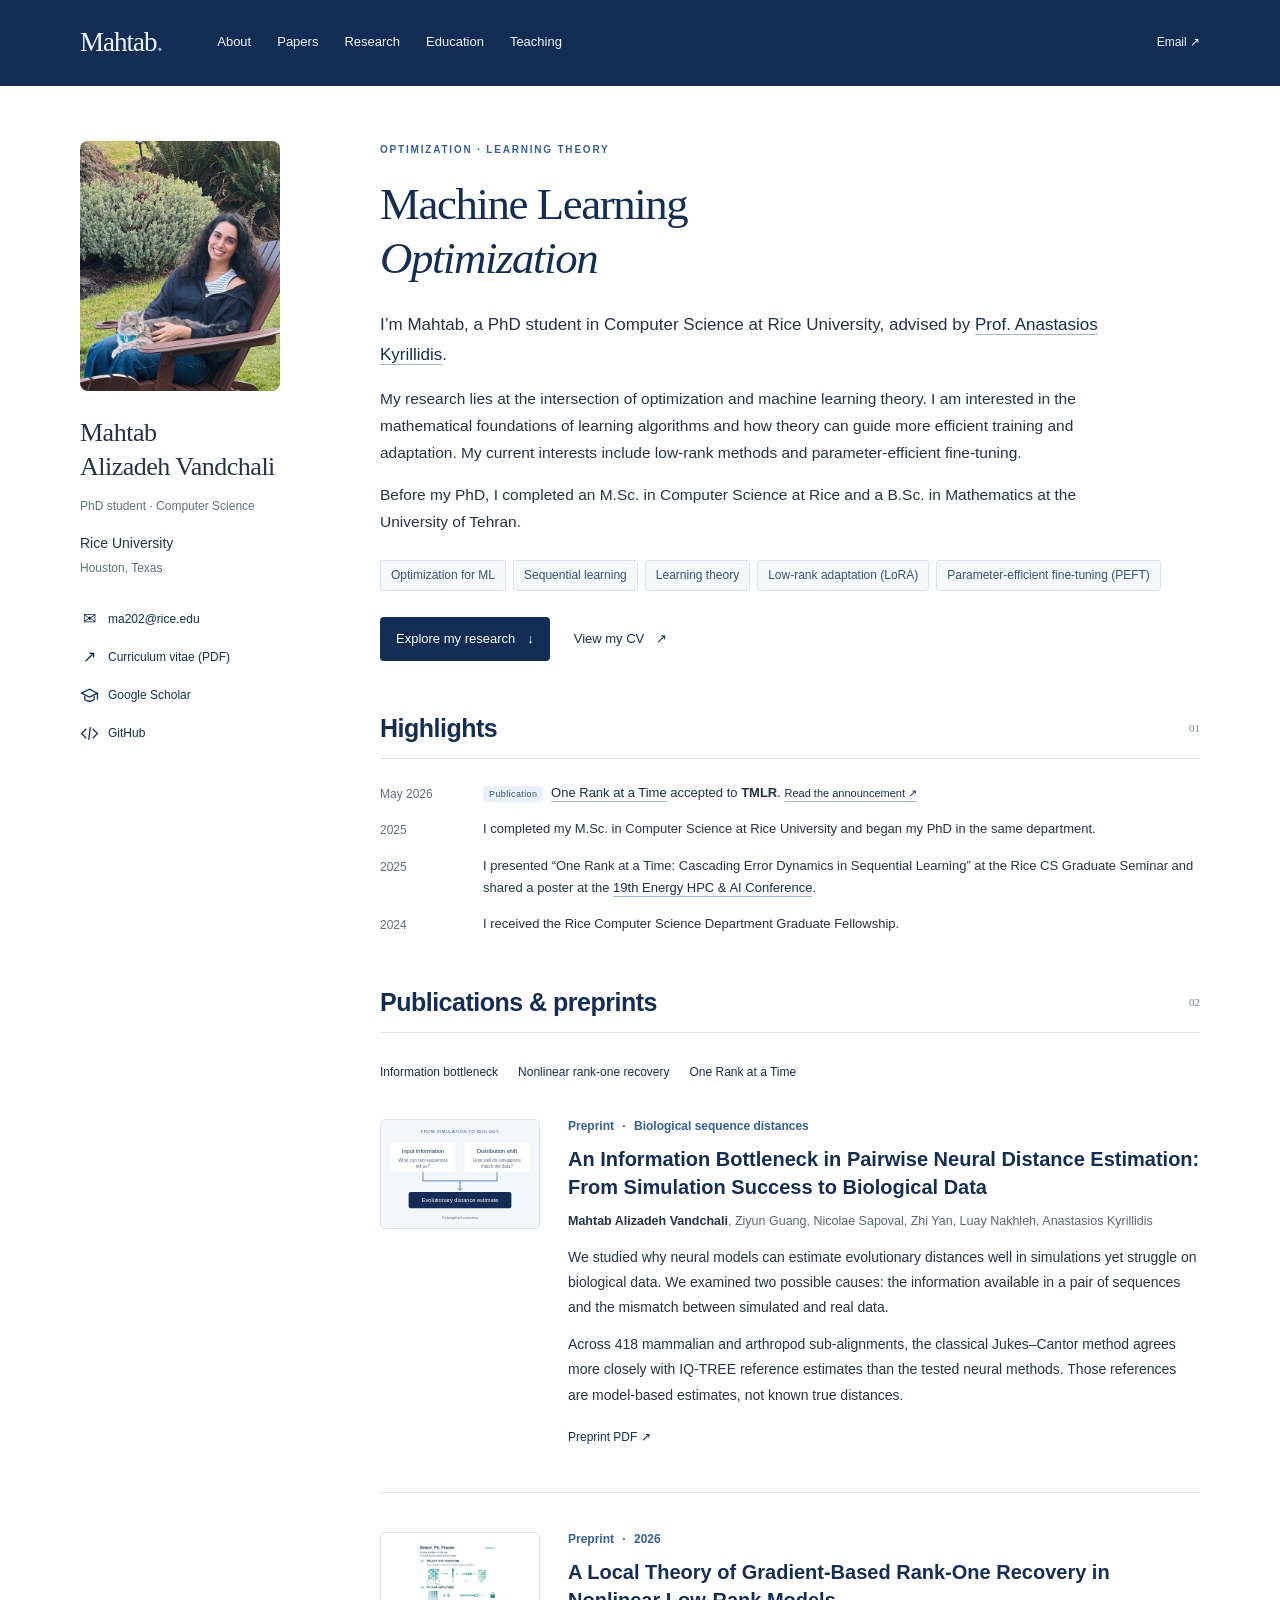
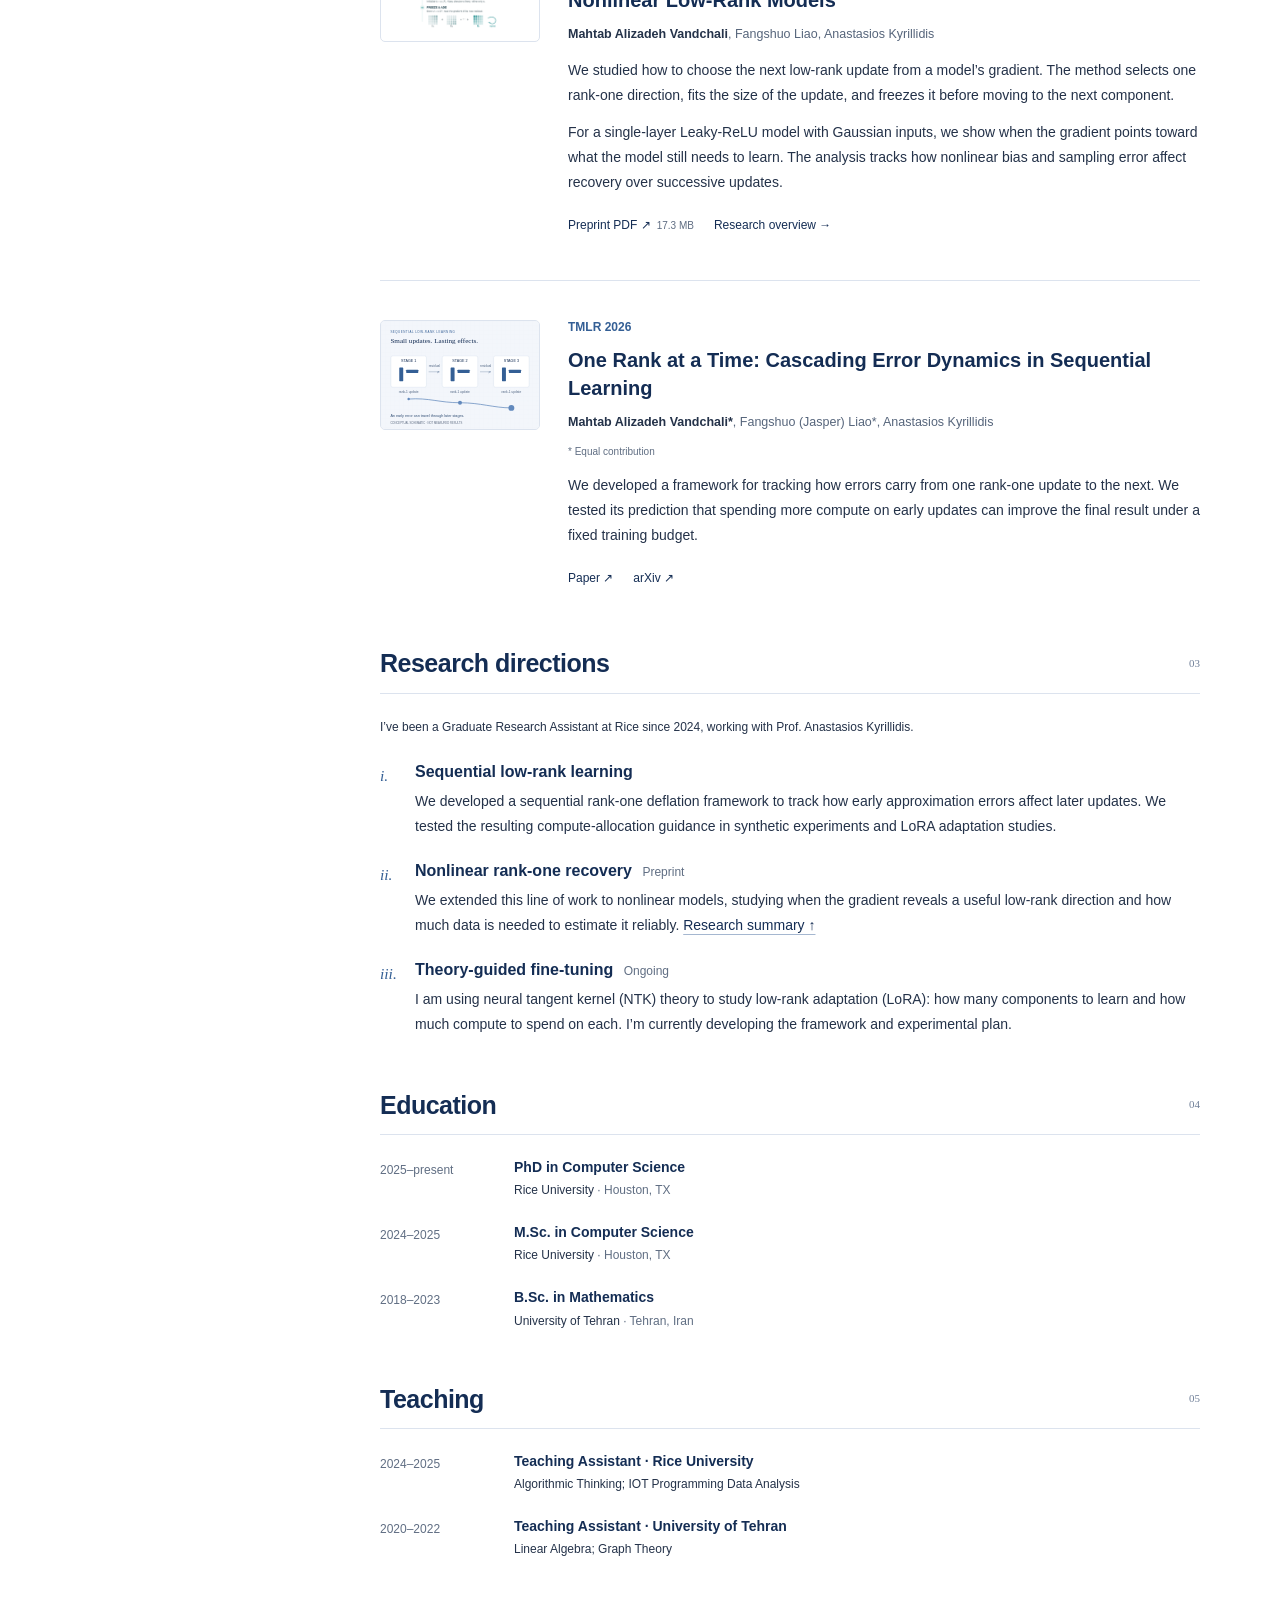
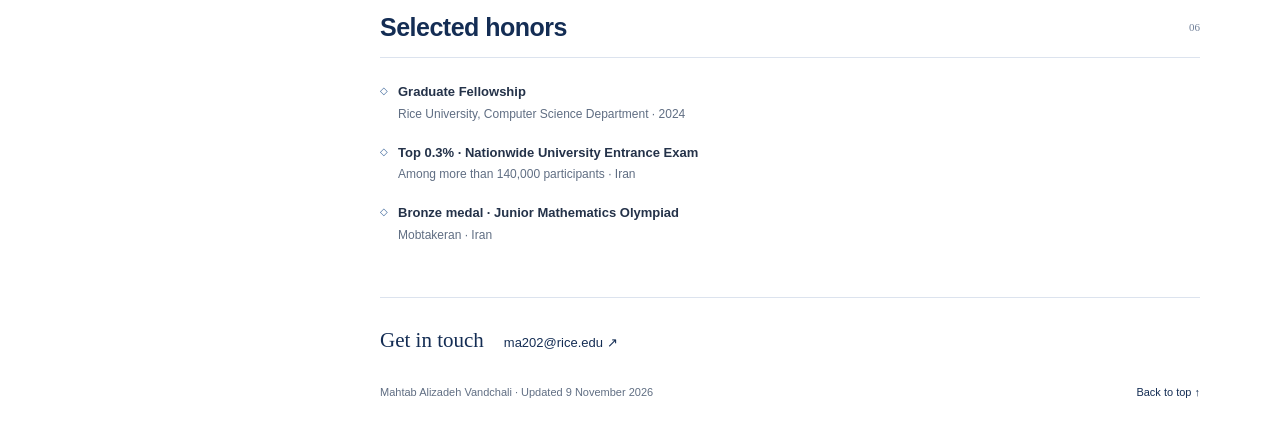
<file: index.html>
<!doctype html>
<html lang="en">
<head>
<meta charset="utf-8"><meta name="viewport" content="width=device-width, initial-scale=1">
<meta name="description" content="Mahtab Alizadeh Vandchali, Computer Science PhD student at Rice University. Optimization, sequential low-rank learning, and theory-guided fine-tuning.">
<meta name="theme-color" content="#142d54"><title>Mahtab Alizadeh Vandchali · Rice University</title>
<link rel="icon" href="assets/favicon.svg" type="image/svg+xml"><link rel="stylesheet" href="style.css?v=20261109-refined-1"><script src="script.js?v=20261109-refined-1" defer></script>
<meta name="site-revision" content="20261109-refined-1">
<link rel="canonical" href="https://mahiav.github.io/">
</head>
<body>
<a class="skip-link" href="#main">Skip to content</a>
<header class="masthead">
<div class="nav-wrap"><a class="wordmark" href="#about">Mahtab<span>.</span></a>
<nav aria-label="Main navigation"><a href="#about">About</a><a href="#publications">Papers</a><a href="#research">Research</a><a href="#education">Education</a><a href="#teaching">Teaching</a>
</nav><a class="nav-contact" href="mailto:ma202@rice.edu">Email ↗</a>
</div>
</header>
<div class="page-layout">
<aside class="profile" aria-label="Profile and contact">
<div class="profile-portrait"><img src="assets/profile.jpg" width="960" height="1280" alt="Mahtab Alizadeh Vandchali" fetchpriority="high"></div>
<p class="profile-name">Mahtab<br>Alizadeh Vandchali
</p>
<p class="profile-role">PhD student · Computer Science
</p>
<p class="affiliation">Rice University<br><span>Houston, Texas</span>
</p>
<div class="profile-links">
  <a href="mailto:ma202@rice.edu"><span class="link-icon" aria-hidden="true">✉</span>ma202@rice.edu</a>
  <a href="assets/Mahtab_Alizadeh_Vandchali_CV.pdf"><span class="link-icon" aria-hidden="true">↗</span>Curriculum vitae (PDF)</a>
</div>
<div class="social-links" aria-label="Academic and professional profiles">
  <a href="https://scholar.google.com/citations?user=aOYgOOAAAAAJ&amp;hl=en" data-profile="scholar"><svg class="link-icon" viewBox="0 0 24 24" fill="none" stroke="currentColor" stroke-width="1.6" aria-hidden="true"><path d="m2 9 10-5 10 5-10 5-10-5Zm4 2v6c4 3 8 3 12 0v-6M22 9v8"/></svg>Google Scholar</a>
  <a href="https://github.com/MahiAV" data-profile="github"><svg class="link-icon" viewBox="0 0 24 24" fill="none" stroke="currentColor" stroke-width="1.6" aria-hidden="true"><path d="m8 6-6 6 6 6m8-12 6 6-6 6m-3-14-2 16"/></svg>GitHub</a>
</div>
</aside>
<main id="main" tabindex="-1">
<section id="about" class="intro section">
<p class="eyebrow">OPTIMIZATION · LEARNING THEORY
</p>
<h1>Machine Learning<br><em>Optimization</em>
</h1>
<p class="lead">I’m Mahtab, a PhD student in Computer Science at Rice University, advised by <a href="https://akyrillidis.github.io/">Prof. Anastasios Kyrillidis</a>.
</p>
<p>My research lies at the intersection of optimization and machine learning theory. I am interested in the mathematical foundations of learning algorithms and how theory can guide more efficient training and adaptation. My current interests include low-rank methods and parameter-efficient fine-tuning.
</p>
<p>Before my PhD, I completed an M.Sc. in Computer Science at Rice and a B.Sc. in Mathematics at the University of Tehran.
</p>
<ul class="topic-list" aria-label="Research interests">
<li>Optimization for ML
</li>
<li>Sequential learning
</li>
<li>Learning theory
</li>
<li>Low-rank adaptation (LoRA)
</li>
<li>Parameter-efficient fine-tuning (PEFT)
</li>
</ul>
<div class="intro-actions" aria-label="Explore my work">
  <a class="primary-action" href="#publications">Explore my research <span aria-hidden="true">↓</span></a>
  <a href="assets/Mahtab_Alizadeh_Vandchali_CV.pdf">View my CV <span aria-hidden="true">↗</span></a>
</div>
</section>
<section id="news" class="section">
<div class="section-heading">
<h2>Highlights
</h2><span aria-hidden="true">01</span>
</div>
<div class="news-row"><time datetime="2026-05">May 2026</time>
<p><span class="status">Publication</span> <a href="https://openreview.net/forum?id=EG7XJANxhX">One Rank at a Time</a> accepted to <strong>TMLR</strong>. <a class="subtle-link" href="https://akyrillidis.github.io/2026/05/25/one-rank-at-a-time-blog.html">Read the announcement ↗</a>
</p>
</div>
<div class="news-row"><span class="date">2025</span>
<p>I completed my M.Sc. in Computer Science at Rice University and began my PhD in the same department.</p>
</div>
<div class="news-row"><span class="date">2025</span>
<p>I presented “One Rank at a Time: Cascading Error Dynamics in Sequential Learning” at the Rice CS Graduate Seminar and shared a poster at the <a href="https://kenkennedy.rice.edu/sites/g/files/bxs4646/files/inline-files/2025-EHPCC-FINAL.pdf">19th Energy HPC &amp; AI Conference</a>.
</p>
</div>
<div class="news-row"><span class="date">2024</span>
<p>I received the Rice Computer Science Department Graduate Fellowship.
</p>
</div>
</section>
<section id="publications" class="section">
<div class="section-heading">
<h2>Publications &amp; preprints
</h2><span aria-hidden="true">02</span>
</div>
<nav class="paper-index" aria-label="Paper index">
  <a href="#information-bottleneck-preprint">Information bottleneck</a>
  <a href="#nonlinear-preprint">Nonlinear rank-one recovery</a>
  <a href="#one-rank-at-a-time">One Rank at a Time</a>
</nav>
<article class="publication preprint" id="information-bottleneck-preprint" aria-labelledby="information-bottleneck-title">
  <a class="paper-thumbnail" href="assets/papers/information-bottleneck.pdf" aria-label="Read the information bottleneck preprint PDF">
    <img src="assets/information-bottleneck.svg" width="640" height="440" loading="lazy" alt="Conceptual diagram: pairwise sequence information and a mismatch between simulated and biological data both affect evolutionary distance estimates.">
  </a>
  <div class="paper-info">
    <p class="venue">Preprint <span>·</span> Biological sequence distances</p>
    <h3 id="information-bottleneck-title"><a href="assets/papers/information-bottleneck.pdf">An Information Bottleneck in Pairwise Neural Distance Estimation: From Simulation Success to Biological Data</a></h3>
    <p class="authors"><strong>Mahtab Alizadeh Vandchali</strong>, Ziyun Guang, Nicolae Sapoval, Zhi Yan, Luay Nakhleh, Anastasios Kyrillidis</p>
    <p class="paper-summary">We studied why neural models can estimate evolutionary distances well in simulations yet struggle on biological data. We examined two possible causes: the information available in a pair of sequences and the mismatch between simulated and real data.</p>
    <p class="paper-summary">Across 418 mammalian and arthropod sub-alignments, the classical Jukes–Cantor method agrees more closely with IQ-TREE reference estimates than the tested neural methods. Those references are model-based estimates, not known true distances.</p>
    <div class="paper-links">
      <a href="assets/papers/information-bottleneck.pdf">Preprint PDF ↗</a>
    </div>
  </div>
</article>
<article class="publication preprint" id="nonlinear-preprint" aria-labelledby="nonlinear-title">
  <a class="paper-thumbnail procedure-thumbnail" href="assets/papers/nonlinear-rank-one-recovery.pdf" aria-label="Read the local theory preprint PDF">
    <img src="assets/figures/rank-one-procedure.png" width="735" height="758" loading="lazy" alt="Rank-one recovery: select a direction from the gradient, fit a scalar amplitude, then freeze and add the update.">
  </a>
  <div class="paper-info">
    <p class="venue">Preprint <span>·</span> 2026</p>
    <h3 id="nonlinear-title"><a href="assets/papers/nonlinear-rank-one-recovery.pdf">A Local Theory of Gradient-Based Rank-One Recovery in Nonlinear Low-Rank Models</a></h3>
    <p class="authors"><strong>Mahtab Alizadeh Vandchali</strong>, Fangshuo Liao, Anastasios Kyrillidis</p>
    <p class="paper-summary">We studied how to choose the next low-rank update from a model’s gradient. The method selects one rank-one direction, fits the size of the update, and freezes it before moving to the next component.</p>
    <p class="paper-summary">For a single-layer Leaky-ReLU model with Gaussian inputs, we show when the gradient points toward what the model still needs to learn. The analysis tracks how nonlinear bias and sampling error affect recovery over successive updates.</p>
    <div class="paper-links">
      <a href="assets/papers/nonlinear-rank-one-recovery.pdf">Preprint PDF ↗ <span class="file-size">17.3 MB</span></a>
      <a href="nonlinear.html">Research overview →</a>
    </div>
  </div>
</article>
<article class="publication" id="one-rank-at-a-time"><a class="paper-thumbnail" href="https://arxiv.org/abs/2505.22602" aria-label="Read One Rank at a Time on arXiv"><img src="assets/rank-cascade.svg" width="640" height="440" alt="Three sequential rank-1 updates: an early error carries into later residuals."></a>
<div class="paper-info">
<p class="venue">TMLR 2026
</p>
<h3><a href="https://openreview.net/forum?id=EG7XJANxhX">One Rank at a Time: Cascading Error Dynamics in Sequential Learning</a>
</h3>
<p class="authors"><strong>Mahtab Alizadeh Vandchali*</strong>, Fangshuo (Jasper) Liao*, Anastasios Kyrillidis
</p>
<p class="contribution">* Equal contribution
</p>
<p class="paper-summary">We developed a framework for tracking how errors carry from one rank-one update to the next. We tested its prediction that spending more compute on early updates can improve the final result under a fixed training budget.
</p>
<div class="paper-links"><a href="https://openreview.net/forum?id=EG7XJANxhX">Paper ↗</a><a href="https://arxiv.org/abs/2505.22602">arXiv ↗</a>
</div>
</div>
</article>
</section>
<section id="research" class="section">
<div class="section-heading">
<h2>Research directions
</h2><span aria-hidden="true">03</span>
</div>
<p class="section-intro">I’ve been a Graduate Research Assistant at Rice since 2024, working with Prof. Anastasios Kyrillidis.
</p>
<div class="research-item"><span class="research-index">i.</span>
<div>
<h3>Sequential low-rank learning
</h3>
<p>We developed a sequential rank-one deflation framework to track how early approximation errors affect later updates. We tested the resulting compute-allocation guidance in synthetic experiments and LoRA adaptation studies.
</p>
</div>
</div>
<div class="research-item"><span class="research-index">ii.</span>
<div>
<h3>Nonlinear rank-one recovery <span class="work-status">Preprint</span>
</h3>
<p>We extended this line of work to nonlinear models, studying when the gradient reveals a useful low-rank direction and how much data is needed to estimate it reliably. <a href="#nonlinear-preprint">Research summary ↑</a>
</p>
</div>
</div>
<div class="research-item"><span class="research-index">iii.</span>
<div>
<h3>Theory-guided fine-tuning <span class="work-status">Ongoing</span>
</h3>
<p>I am using neural tangent kernel (NTK) theory to study low-rank adaptation (LoRA): how many components to learn and how much compute to spend on each. I’m currently developing the framework and experimental plan.
</p>
</div>
</div>
</section>
<section id="education" class="section">
<div class="section-heading">
<h2>Education
</h2><span aria-hidden="true">04</span>
</div>
<div class="timeline-row"><span class="date">2025–present</span>
<div>
<h3>PhD in Computer Science
</h3>
<p>Rice University <span class="muted">· Houston, TX</span>
</p>
</div>
</div>
<div class="timeline-row"><span class="date">2024–2025</span>
<div>
<h3>M.Sc. in Computer Science
</h3>
<p>Rice University <span class="muted">· Houston, TX</span>
</p>
</div>
</div>
<div class="timeline-row"><span class="date">2018–2023</span>
<div>
<h3>B.Sc. in Mathematics
</h3>
<p>University of Tehran <span class="muted">· Tehran, Iran</span>
</p>
</div>
</div>
</section>
<section id="teaching" class="section">
<div class="section-heading">
<h2>Teaching
</h2><span aria-hidden="true">05</span>
</div>
<div class="timeline-row"><span class="date">2024–2025</span>
<div>
<h3>Teaching Assistant · Rice University
</h3>
<p>Algorithmic Thinking; IOT Programming Data Analysis
</p>
</div>
</div>
<div class="timeline-row"><span class="date">2020–2022</span>
<div>
<h3>Teaching Assistant · University of Tehran
</h3>
<p>Linear Algebra; Graph Theory
</p>
</div>
</div>
</section>
<section id="awards" class="section">
<div class="section-heading">
<h2>Selected honors
</h2><span aria-hidden="true">06</span>
</div>
<ul class="honors">
<li><strong>Graduate Fellowship</strong><span>Rice University, Computer Science Department · 2024</span>
</li>
<li><strong>Top 0.3% · Nationwide University Entrance Exam</strong><span>Among more than 140,000 participants · Iran</span>
</li>
<li><strong>Bronze medal · Junior Mathematics Olympiad</strong><span>Mobtakeran · Iran</span>
</li>
</ul>
</section>
<footer>
  <p class="footer-contact">Get in touch <a href="mailto:ma202@rice.edu">ma202@rice.edu <span aria-hidden="true">↗</span></a></p>
  <div class="footer-meta"><span>Mahtab Alizadeh Vandchali · Updated <time datetime="2026-11-09">9 November 2026</time></span><a href="#about">Back to top ↑</a></div>
</footer>
</main>
</div>
</body>
</html>
</file>
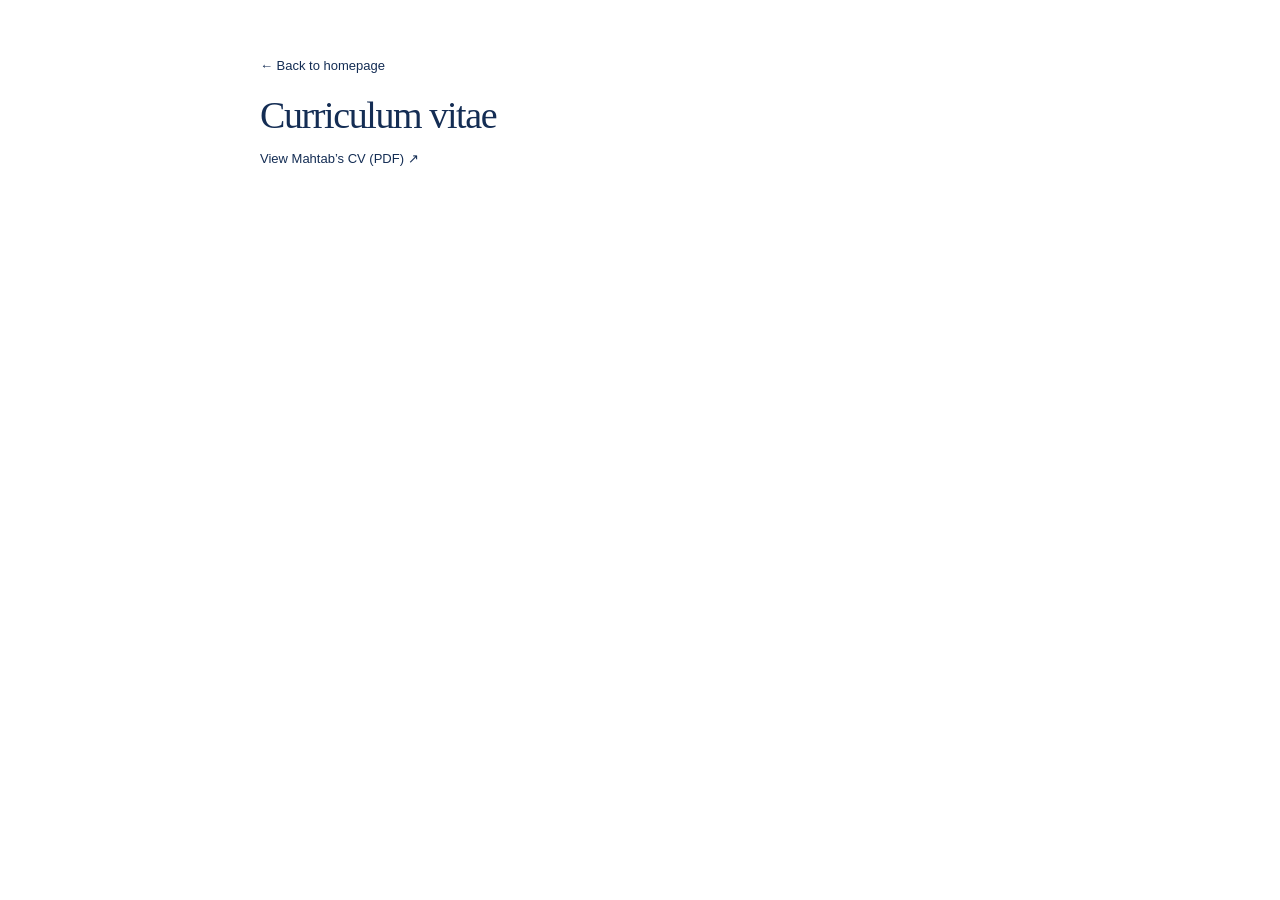
<file: cv.html>
<!doctype html>
<html lang="en">
<head>
  <meta charset="utf-8">
  <meta name="viewport" content="width=device-width, initial-scale=1">
  <meta http-equiv="refresh" content="0; url=assets/Mahtab_Alizadeh_Vandchali_CV.pdf">
  <meta name="theme-color" content="#142d54">
  <meta name="description" content="Download Mahtab Alizadeh Vandchali’s original curriculum vitae.">
  <title>Curriculum vitae · Mahtab Alizadeh Vandchali</title>
  <link rel="icon" href="assets/favicon.svg" type="image/svg+xml">
  <link rel="stylesheet" href="style.css?v=20261107-navy-1">
  <meta name="site-revision" content="20261107-navy-1">
</head>
<body>
  <main class="cv-page">
    <p><a href="index.html">← Back to homepage</a></p>
    <h1>Curriculum vitae</h1>
    <p><a href="assets/Mahtab_Alizadeh_Vandchali_CV.pdf">View Mahtab’s CV (PDF) ↗</a></p>
  </main>
</body>
</html>
</file>
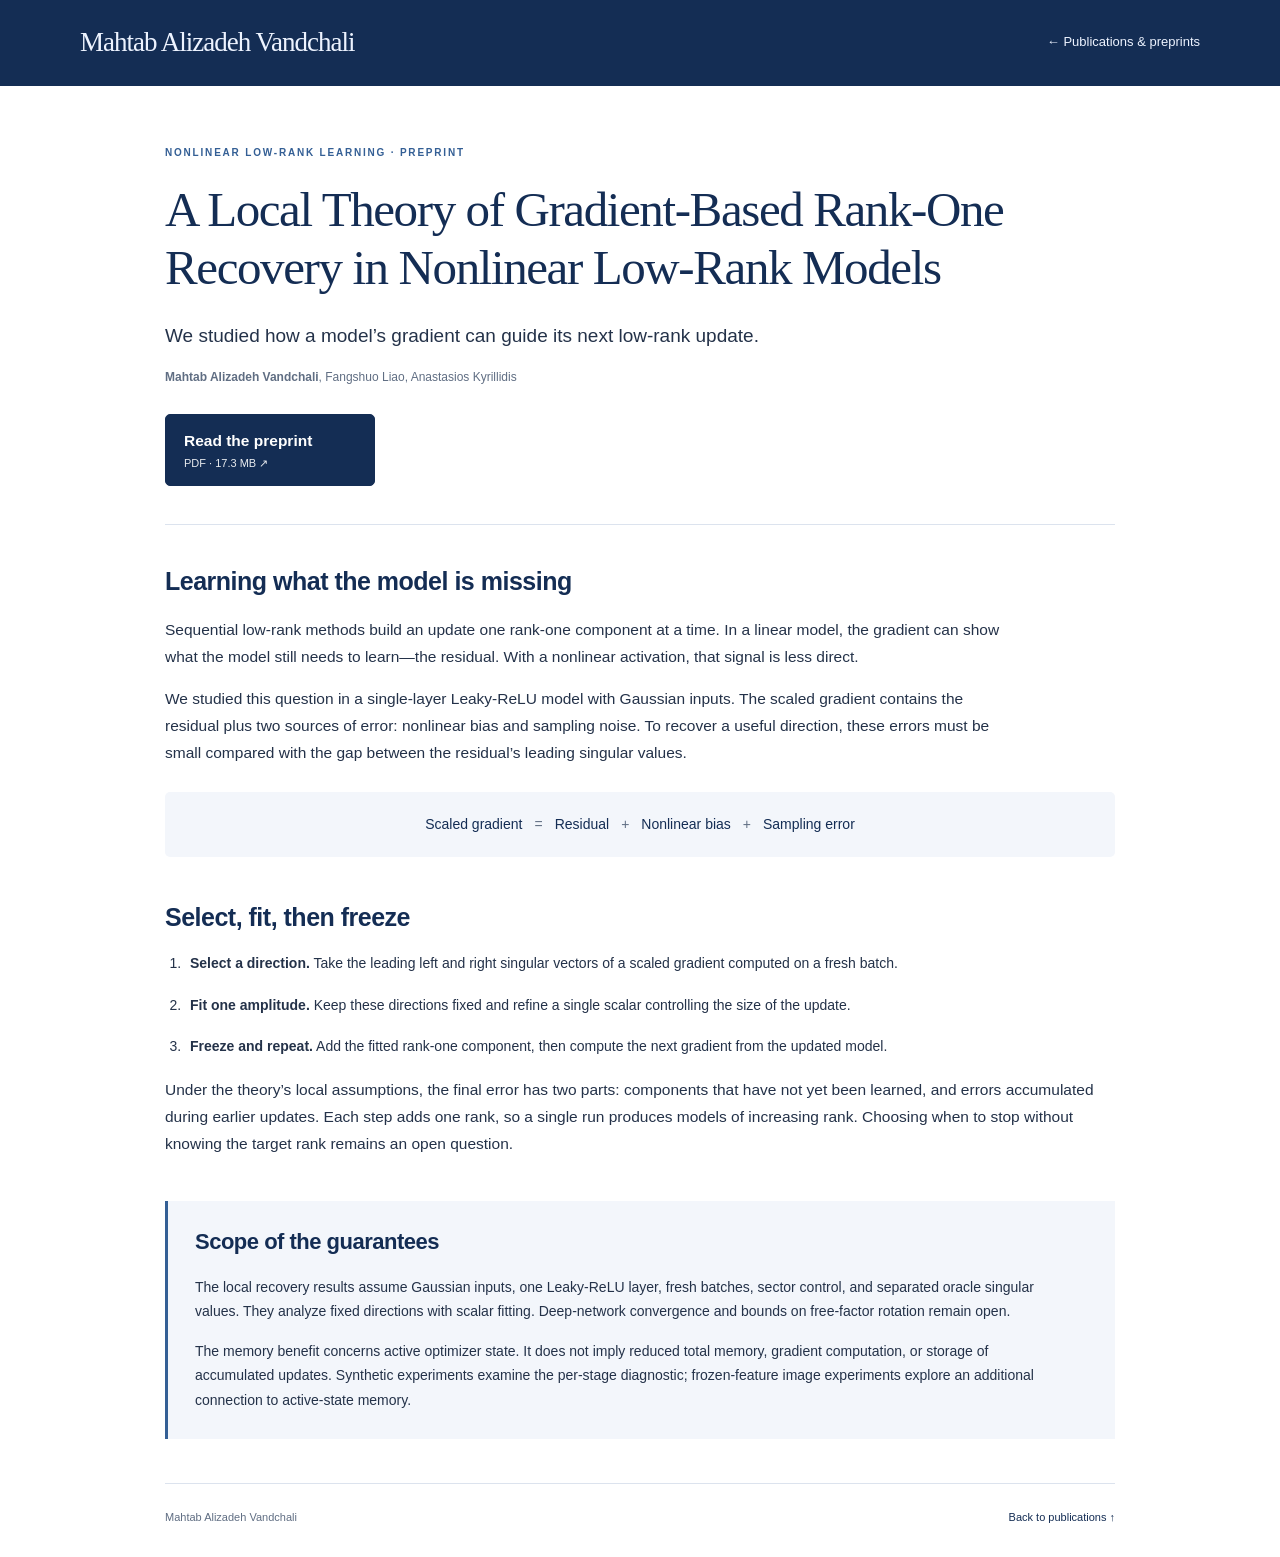
<file: nonlinear.html>
<!doctype html>
<html lang="en">
<head>
  <meta charset="utf-8">
  <meta name="viewport" content="width=device-width, initial-scale=1">
  <meta name="description" content="Local gradient-based rank-one recovery in nonlinear low-rank models. Research overview and manuscript PDF.">
  <meta name="theme-color" content="#142d54">
  <title>Nonlinear rank-one recovery · Mahtab Alizadeh Vandchali</title>
  <link rel="icon" href="assets/favicon.svg" type="image/svg+xml">
  <link rel="stylesheet" href="style.css?v=20261109-refined-1">
  <link rel="stylesheet" href="nonlinear.css?v=20261107-academic-2">
<meta name="site-revision" content="20261107-academic-2">
<link rel="canonical" href="https://mahiav.github.io/nonlinear.html">
</head>
<body>
<a class="skip-link" href="#main">Skip to content</a>
<header class="masthead">
  <div class="nav-wrap"><a class="wordmark" href="index.html">Mahtab Alizadeh Vandchali</a><a class="research-back" href="index.html#publications">← Publications &amp; preprints</a></div>
</header>
<main class="research-page" id="main" tabindex="-1">
  <header class="research-header">
    <p class="eyebrow">NONLINEAR LOW-RANK LEARNING · PREPRINT</p>
    <h1>A Local Theory of Gradient-Based Rank-One Recovery in Nonlinear Low-Rank Models</h1>
    <p class="research-deck">We studied how a model’s gradient can guide its next low-rank update.</p>
    <p class="research-meta"><strong>Mahtab Alizadeh Vandchali</strong>, Fangshuo Liao, Anastasios Kyrillidis</p>
    <div class="research-downloads">
      <a href="assets/papers/nonlinear-rank-one-recovery.pdf">Read the preprint <span>PDF · 17.3 MB ↗</span></a>
    </div>
  </header>
  <section class="research-section" aria-labelledby="question-title">
    <h2 id="question-title">Learning what the model is missing</h2>
    <p>Sequential low-rank methods build an update one rank-one component at a time. In a linear model, the gradient can show what the model still needs to learn—the residual. With a nonlinear activation, that signal is less direct.</p>
    <p>We studied this question in a single-layer Leaky-ReLU model with Gaussian inputs. The scaled gradient contains the residual plus two sources of error: nonlinear bias and sampling noise. To recover a useful direction, these errors must be small compared with the gap between the residual’s leading singular values.</p>
    <div class="research-equation" aria-label="Scaled gradient equals residual plus nonlinear bias plus sampling error">
      <span>Scaled gradient</span><b aria-hidden="true">=</b><span>Residual</span><b aria-hidden="true">+</b><span>Nonlinear bias</span><b aria-hidden="true">+</b><span>Sampling error</span>
    </div>
  </section>
  <section class="research-section" aria-labelledby="method-title">
    <div>
      <h2 id="method-title">Select, fit, then freeze</h2>
      <ol class="method-steps">
        <li><strong>Select a direction.</strong> Take the leading left and right singular vectors of a scaled gradient computed on a fresh batch.</li>
        <li><strong>Fit one amplitude.</strong> Keep these directions fixed and refine a single scalar controlling the size of the update.</li>
        <li><strong>Freeze and repeat.</strong> Add the fitted rank-one component, then compute the next gradient from the updated model.</li>
      </ol>
      <p>Under the theory’s local assumptions, the final error has two parts: components that have not yet been learned, and errors accumulated during earlier updates. Each step adds one rank, so a single run produces models of increasing rank. Choosing when to stop without knowing the target rank remains an open question.</p>
    </div>
  </section>
  <section class="research-section scope-note" aria-labelledby="scope-title">
    <h2 id="scope-title">Scope of the guarantees</h2>
    <p>The local recovery results assume Gaussian inputs, one Leaky-ReLU layer, fresh batches, sector control, and separated oracle singular values. They analyze fixed directions with scalar fitting. Deep-network convergence and bounds on free-factor rotation remain open.</p>
    <p>The memory benefit concerns active optimizer state. It does not imply reduced total memory, gradient computation, or storage of accumulated updates. Synthetic experiments examine the per-stage diagnostic; frozen-feature image experiments explore an additional connection to active-state memory.</p>
  </section>
  <footer><div class="footer-meta"><span>Mahtab Alizadeh Vandchali</span><a href="index.html#publications">Back to publications ↑</a></div></footer>
</main>
</body>
</html>
</file>
<file: style.css>
:root {
  --ink: #243249;
  --muted: #606e83;
  --accent: #142d54;
  --blue: #345f95;
  --line: #dce3ee;
  --soft: #f3f6fb;
  --serif: Georgia, 'Times New Roman', serif;
}
* { box-sizing: border-box; }
html { scroll-behavior: smooth; scroll-padding-top: 108px; }
body { margin: 0; background: #fff; color: var(--ink); font-family: -apple-system, BlinkMacSystemFont, 'Segoe UI', sans-serif; font-size: 15.5px; line-height: 1.75; }
a { color: var(--accent); text-decoration: none; text-underline-offset: 4px; }
a:hover { text-decoration: underline; }
.intro p a, .news-row p a, .research-item p a { text-decoration: underline; text-decoration-color: #a5b7d0; }
.intro p a:hover, .news-row p a:hover, .research-item p a:hover { text-decoration-color: currentColor; }
button { font: inherit; }
:focus-visible { outline: 3px solid #6289bd; outline-offset: 5px; }
p { margin: 0 0 15px; }
h1, h2, h3, h4 { line-height: 1.3; color: #142d54; }
h1 { font-family: var(--serif); font-weight: 400; font-size: clamp(32px, 3.5vw, 45px); line-height: 1.2; letter-spacing: -1.4px; margin: 0 0 25px; }
h1 em { font-weight: 400; color: var(--accent); }
h2 { font-size: 25px; letter-spacing: -.5px; font-weight: 600; margin: 0; }
h3 { font-size: 16px; margin: 0 0 6px; font-weight: 650; }
strong { font-weight: 600; }
.muted { color: var(--muted); }
[hidden] { display: none !important; }
.skip-link { position: fixed; left: 12px; top: -70px; background: var(--accent); color: white; padding: 10px 18px; z-index: 50; }
.skip-link:focus { top: 10px; }
.masthead { background: #142d54; border-bottom: 1px solid #142d54; position: sticky; top: 0; z-index: 10; }
.nav-wrap { max-width: 1190px; margin: auto; padding: 19px 35px; display: flex; align-items: center; gap: 55px; }
.masthead a { color: #edf3ff; }
.masthead a:hover { color: #fff; }
.masthead :focus-visible { outline-color: #a7c7f5; }
.wordmark { font-family: var(--serif); font-size: 27px; letter-spacing: -1px; color: var(--ink); }
.wordmark span { color: #8eb2e4; }
nav { display: flex; gap: 26px; flex: 1; }
nav a { font-size: 13px; color: #53637b; padding: 6px 0; }
.nav-contact { font-size: 12px; white-space: nowrap; }
.page-layout { max-width: 1190px; margin: 0 auto; padding: 55px 35px 0; display: grid; grid-template-columns: 230px minmax(0, 1fr); gap: 70px; }
.profile { align-self: start; position: sticky; top: 123px; }
.profile-portrait { width: 200px; aspect-ratio: 4 / 5; margin: 0 0 25px; overflow: hidden; border-radius: 8px; background: var(--soft); }
.profile-portrait img { display: block; width: 100%; height: 100%; object-fit: cover; object-position: 69% 87%; transform: scale(1.8); transform-origin: 69% 87%; }
.profile-name { font-family: var(--serif); font-size: 26px; line-height: 1.28; letter-spacing: -.5px; margin-bottom: 13px; }
.profile-role { font-size: 12px; color: var(--muted); margin-bottom: 15px; }
.affiliation { font-size: 14px; line-height: 1.7; }
.affiliation span { font-size: 12px; color: var(--muted); }
.profile-links, .social-links { display: grid; gap: 6px; font-size: 12px; }
.profile-links { margin: 24px 0 6px; }
.profile-links a, .social-links a { display: inline-flex; gap: 9px; align-items: center; min-height: 32px; }
.link-icon { display: inline-flex; justify-content: center; align-items: center; width: 19px; height: 19px; flex: 0 0 19px; font-size: 16px; }
.social-links { padding-top: 0; }
main { min-width: 0; }
.section { margin-bottom: 51px; scroll-margin-top: 10px; }
.eyebrow { font-size: 10px; font-weight: 600; letter-spacing: 1.8px; color: var(--blue); margin: 0 0 19px; }
.intro > p:not(.eyebrow) { max-width: 730px; }
.lead { font-size: 17px; line-height: 1.75; }
.topic-list { display: flex; flex-wrap: wrap; list-style: none; gap: 7px; margin: 25px 0 0; padding: 0; }
.topic-list li { font-size: 12px; padding: 4px 10px; border: 1px solid #d8e2f0; border-radius: 3px; color: #345176; background: #f5f8fd; }
.intro-actions { display: flex; align-items: center; flex-wrap: wrap; gap: 12px 24px; margin-top: 26px; font-size: 13px; }
.intro-actions a { display: inline-flex; align-items: center; gap: 12px; min-height: 44px; }
.intro-actions .primary-action { background: var(--accent); color: white; padding: 9px 16px; border-radius: 4px; }
.intro-actions .primary-action:hover { background: #0c203f; }
.section-heading { display: flex; align-items: center; justify-content: space-between; border-bottom: 1px solid var(--line); padding-bottom: 13px; margin-bottom: 23px; }
.section-heading > span { font-size: 11px; color: #718099; font-family: var(--serif); }
.news-row { display: grid; grid-template-columns: 88px 1fr; gap: 15px; margin-bottom: 14px; font-size: 13px; line-height: 1.7; }
.news-row p { margin: 0; }
.news-row time, .date { color: var(--muted); font-size: 12px; font-variant-numeric: tabular-nums; padding-top: 2px; }
.status { background: #eaf0fa; color: #345176; font-size: 9px; letter-spacing: .4px; padding: 3px 6px; border-radius: 3px; margin-right: 4px; }
.subtle-link { font-size: 11px; }
.publication { display: grid; grid-template-columns: 160px minmax(0, 1fr); gap: 28px; align-items: start; }
.publication + .publication { border-top: 1px solid var(--line); padding-top: 36px; margin-top: 36px; }
.paper-thumbnail { border: 1px solid var(--line); border-radius: 5px; overflow: hidden; display: block; margin-top: 3px; background: var(--soft); transition: border-color .18s ease, box-shadow .18s ease; }
.paper-thumbnail:hover, .paper-thumbnail:focus-visible { border-color: var(--blue); box-shadow: 0 3px 14px #142d5412; }
.paper-thumbnail img { display: block; width: 100%; height: auto; aspect-ratio: 16 / 11; object-fit: contain; }
.procedure-thumbnail { background: white; }
.procedure-thumbnail img { padding: 12px; }
.venue { font-size: 12px; color: var(--blue); margin-bottom: 8px; font-weight: 600; }
.venue > span { margin: 0 5px; }
.paper-info h3 { font-size: 20px; line-height: 1.4; margin-bottom: 10px; }
.authors { font-size: 12.5px; line-height: 1.75; margin-bottom: 10px; color: #56657b; }
.authors strong { color: var(--ink); }
.contribution { font-size: 10px; color: var(--muted); margin-bottom: 10px; }
.paper-summary { font-size: 14px; line-height: 1.8; margin: 12px 0; }
.paper-links { display: flex; flex-wrap: wrap; align-items: center; gap: 8px 20px; font-size: 12px; }
.paper-links a { display: inline-flex; align-items: center; gap: 6px; min-height: 36px; padding: 4px 0; }
.paper-links a:hover { color: var(--blue); }
.file-size { font-size: 10px; color: var(--muted); font-weight: 400; }
.section-intro { font-size: 12px; margin-bottom: 24px; }
.research-item { display: flex; gap: 19px; margin-top: 22px; }
.research-index { color: var(--blue); font-family: var(--serif); font-style: italic; min-width: 16px; }
.research-item p { font-size: 14px; margin: 0; line-height: 1.8; }
.work-status { font-size: 12px; font-weight: 400; color: var(--muted); white-space: nowrap; margin-left: 6px; }
.timeline-row { display: grid; grid-template-columns: 120px 1fr; gap: 14px; margin-bottom: 22px; }
.timeline-row h3 { font-size: 14px; margin-bottom: 4px; }
.timeline-row p { font-size: 12px; margin: 0; }
.honors { list-style: none; margin: 0; padding: 0; }
.honors li { margin-bottom: 17px; padding-left: 18px; position: relative; font-size: 13px; }
.honors li::before { content: '◇'; position: absolute; left: 0; color: var(--blue); top: 1px; font-size: 10px; }
.honors span { display: block; font-size: 12px; color: var(--muted); }
footer { border-top: 1px solid var(--line); padding: 24px 0 30px; }
.footer-contact { display: flex; flex-wrap: wrap; align-items: baseline; gap: 8px 20px; font-family: var(--serif); font-size: 21px; color: var(--accent); margin-bottom: 20px; }
.footer-contact a { font-family: -apple-system, BlinkMacSystemFont, 'Segoe UI', sans-serif; font-size: 13px; padding: 8px 0; }
.footer-meta { display: flex; justify-content: space-between; gap: 15px; font-size: 11px; color: var(--muted); }
.cv-page { max-width: 820px; margin: 55px auto; padding: 0 30px; }
.cv-page h1 { font-size: 38px; margin-bottom: 10px; }
.cv-page h2 { font-size: 21px; margin-top: 30px; margin-bottom: 17px; border-bottom: 1px solid var(--line); padding-bottom: 8px; }
.cv-page p, .cv-page li { font-size: 13px; }
.cv-toolbar { display: flex; align-items: center; justify-content: space-between; gap: 16px; flex-wrap: wrap; margin-bottom: 40px; font-size: 12px; }
.cv-toolbar button { background: var(--accent); color: white; border: 0; border-radius: 4px; padding: 7px 13px; min-height: 44px; cursor: pointer; }
.cv-page .timeline-row { grid-template-columns: 130px 1fr; }
.cv-note { font-size: 10px !important; color: var(--muted); border-top: 1px solid var(--line); padding-top: 15px; margin-top: 30px; }
@media (min-width: 1400px) { .page-layout { padding-top: 65px; } }
/* Let the full profile scroll into view on short windows and zoomed layouts. */
@media (min-width: 761px) and (max-height: 850px) {
  .profile { position: static; }
}
@media (max-width: 1000px) {
  .page-layout { gap: 40px; grid-template-columns: 200px minmax(0, 1fr); padding-left: 28px; padding-right: 28px; }
  .nav-wrap { gap: 32px; padding-left: 28px; padding-right: 28px; }
  nav { gap: 20px; }
  .publication { grid-template-columns: 125px minmax(0, 1fr); gap: 20px; }
}
@media (max-width: 760px) {
  html { scroll-padding-top: 130px; }
  .nav-wrap { padding: 12px 22px; gap: 15px; flex-wrap: wrap; }
  .wordmark { font-size: 25px; }
  nav { order: 3; width: 100%; flex-basis: 100%; justify-content: space-between; gap: 10px; }
  nav a { font-size: 12px; min-height: 44px; display: inline-flex; align-items: center; }
  .nav-contact { margin-left: auto; }
  .page-layout { display: block; padding: 29px 22px 0; }
  .profile { position: static; display: grid; grid-template-columns: 100px 1fr; column-gap: 19px; margin-bottom: 35px; padding-bottom: 26px; border-bottom: 1px solid var(--line); }
  .profile-portrait { grid-row: 1 / 4; width: 100px; margin: 0; }
  .profile-name { font-size: 23px; margin: 0 0 6px; }
  .profile-name br { display: none; }
  .profile-role { margin-bottom: 4px; }
  .affiliation { font-size: 12px; margin: 0; }
  .affiliation br { display: none; }
  .affiliation span { margin-left: 9px; font-size: 11px; }
  .profile-links, .social-links { grid-column: 1 / -1; display: flex; flex-wrap: wrap; gap: 8px 18px; }
  .profile-links { margin: 20px 0 8px; }
  .profile-links a, .social-links a, .paper-links a { min-height: 44px; }
  .social-links { padding-top: 0; }
  h1 { font-size: 37px; }
  .lead { font-size: 16px; }
  .intro p { font-size: 14px; }
  .section { margin-bottom: 39px; }
  .section-heading h2 { font-size: 23px; }
  .paper-info h3 { font-size: 17px; }
  .footer-meta { flex-wrap: wrap; }
  .cv-page { margin-top: 30px; }
}
@media (max-width: 510px) {
  .publication { display: block; }
  .paper-thumbnail { max-width: 100%; margin: 0 0 20px; }
  .paper-thumbnail img { max-height: 220px; object-fit: contain; }
  .paper-info h3 { font-size: 19px; }
  .news-row { grid-template-columns: 70px 1fr; gap: 10px; }
  .timeline-row { grid-template-columns: 88px 1fr; gap: 12px; }
  .timeline-row h3 { font-size: 13px; }
  .timeline-row .date { font-size: 10px; }
  .work-status { display: block; margin: 5px 0 0; }
  .profile-name { font-size: 21px; }
  .affiliation span { display: none; }
  h1 { font-size: 33px; }
  .cv-page h1 { font-size: 29px; }
  .cv-page .timeline-row { grid-template-columns: 90px 1fr; }
}
@media (max-width: 360px) {
  nav { gap: 4px 12px; flex-wrap: wrap; justify-content: flex-start; }
  html { scroll-padding-top: 170px; }
}
@media (prefers-reduced-motion: reduce) {
  html { scroll-behavior: auto; }
  .paper-thumbnail { transition: none; }
}
@media print {
  .masthead, .profile, .skip-link, .cv-toolbar, .intro-actions, footer { display: none !important; }
  .page-layout { display: block; padding: 0; }
  .section { margin-bottom: 25px; }
  .paper-info, .timeline-row { break-inside: avoid; }
  .cv-page { margin: 0; max-width: none; padding: 0; }
  body { font-size: 11px; color: #000; }
  a { color: #000; }
  h1 { font-size: 30px; }
  .cv-page h2 { margin-top: 18px; }
  .cv-page p, .cv-page li { font-size: 11px; }
  .cv-page .timeline-row { margin-bottom: 12px; }
  @page { margin: 16mm; }
}

/* Compact access to each paper in the publication list. */
.paper-index { display: flex; flex-wrap: wrap; gap: 8px 20px; margin: 0 0 28px; }
.paper-index a { font-size: 12px; color: var(--accent); padding-bottom: 5px; }
.publication { scroll-margin-top: 140px; }
@media (max-width: 760px) {
  .paper-index { justify-content: flex-start; gap: 4px 18px; }
  .paper-index a { padding: 8px 0; }
  .profile > *, .paper-info { min-width: 0; }
  .profile-name, .paper-info h3 { overflow-wrap: anywhere; }
}
</file>
<file: nonlinear.css>
/* Research detail page; shared typography and color tokens live in style.css. */
.research-back { margin-left:auto; font-size:13px; }
.research-page { max-width:1020px; padding:58px 35px 0; margin:auto; }
.research-header { padding-bottom:38px; border-bottom:1px solid var(--line); margin-bottom:40px; }
.research-header h1 { max-width:920px; font-size:clamp(30px,4.2vw,49px); line-height:1.18; }
.research-deck { font-size:19px; max-width:720px; line-height:1.6; }
.research-meta { font-size:12px; color:var(--muted); }
.research-downloads { display:flex; flex-wrap:wrap; gap:12px; margin-top:26px; }
.research-downloads a { display:flex; flex-direction:column; padding:12px 18px; border:1px solid var(--accent); border-radius:5px; min-width:210px; font-weight:600; }
.research-downloads a:first-child { background:var(--accent); color:#fff; }
.research-downloads span { font-weight:400; font-size:11px; opacity:.9; }
.research-section { margin-bottom:44px; }
.research-section h2 { margin-bottom:18px; }
.research-section>p { max-width:840px; }
.research-equation { display:flex; flex-wrap:wrap; justify-content:center; align-items:center; gap:12px; padding:20px; margin-top:26px; background:var(--soft); border-radius:5px; font-size:14px; }
.research-equation span { color:var(--accent); }
.research-equation b { color:var(--muted); font-weight:400; }
.method-layout { display:grid; grid-template-columns:1.15fr 1fr; gap:40px; align-items:start; }
.method-steps { padding-left:20px; }
.method-steps li { padding-left:5px; margin-bottom:17px; }
.method-layout p,.method-steps { font-size:14px; }
.source-figure { margin:24px 0 0; }
.source-figure>a { display:block; padding:16px; border:1px solid var(--line); border-radius:5px 5px 0 0; background:white; }
.source-figure>a:hover { border-color:var(--blue); }
.source-figure img { display:block; width:100%; height:auto; }
.source-figure figcaption { background:var(--soft); color:#4c607c; line-height:1.75; border-radius:0 0 5px 5px; padding:14px 16px; font-size:12px; }
.method-figure { margin:0; }
.method-figure figcaption { min-height:0; }
.scope-note { padding:27px; background:var(--soft); border-left:3px solid var(--blue); }
.scope-note h2 { font-size:22px; }
.scope-note p { font-size:14px; }
.scope-note p:last-child { margin-bottom:0; }
@media(max-width:760px) {
  .research-page { padding:32px 22px 0; }
  .research-header .eyebrow { font-size:9px; letter-spacing:1.1px; }
  .research-deck { font-size:17px; }
  .method-layout { grid-template-columns:1fr; gap:15px; }
  .method-figure { max-width:430px; margin:auto; }
  .source-figure>a { padding:8px; }
  .research-back { font-size:11px; }
  .research-equation { gap:9px; font-size:12px; }
  .scope-note { padding:20px; }
}
@media print {
  .research-page { max-width:none; padding:0; }
  .research-header h1 { font-size:30px; }
  .research-section { break-inside:avoid; }
  .research-downloads { display:none; }
}
</file>
